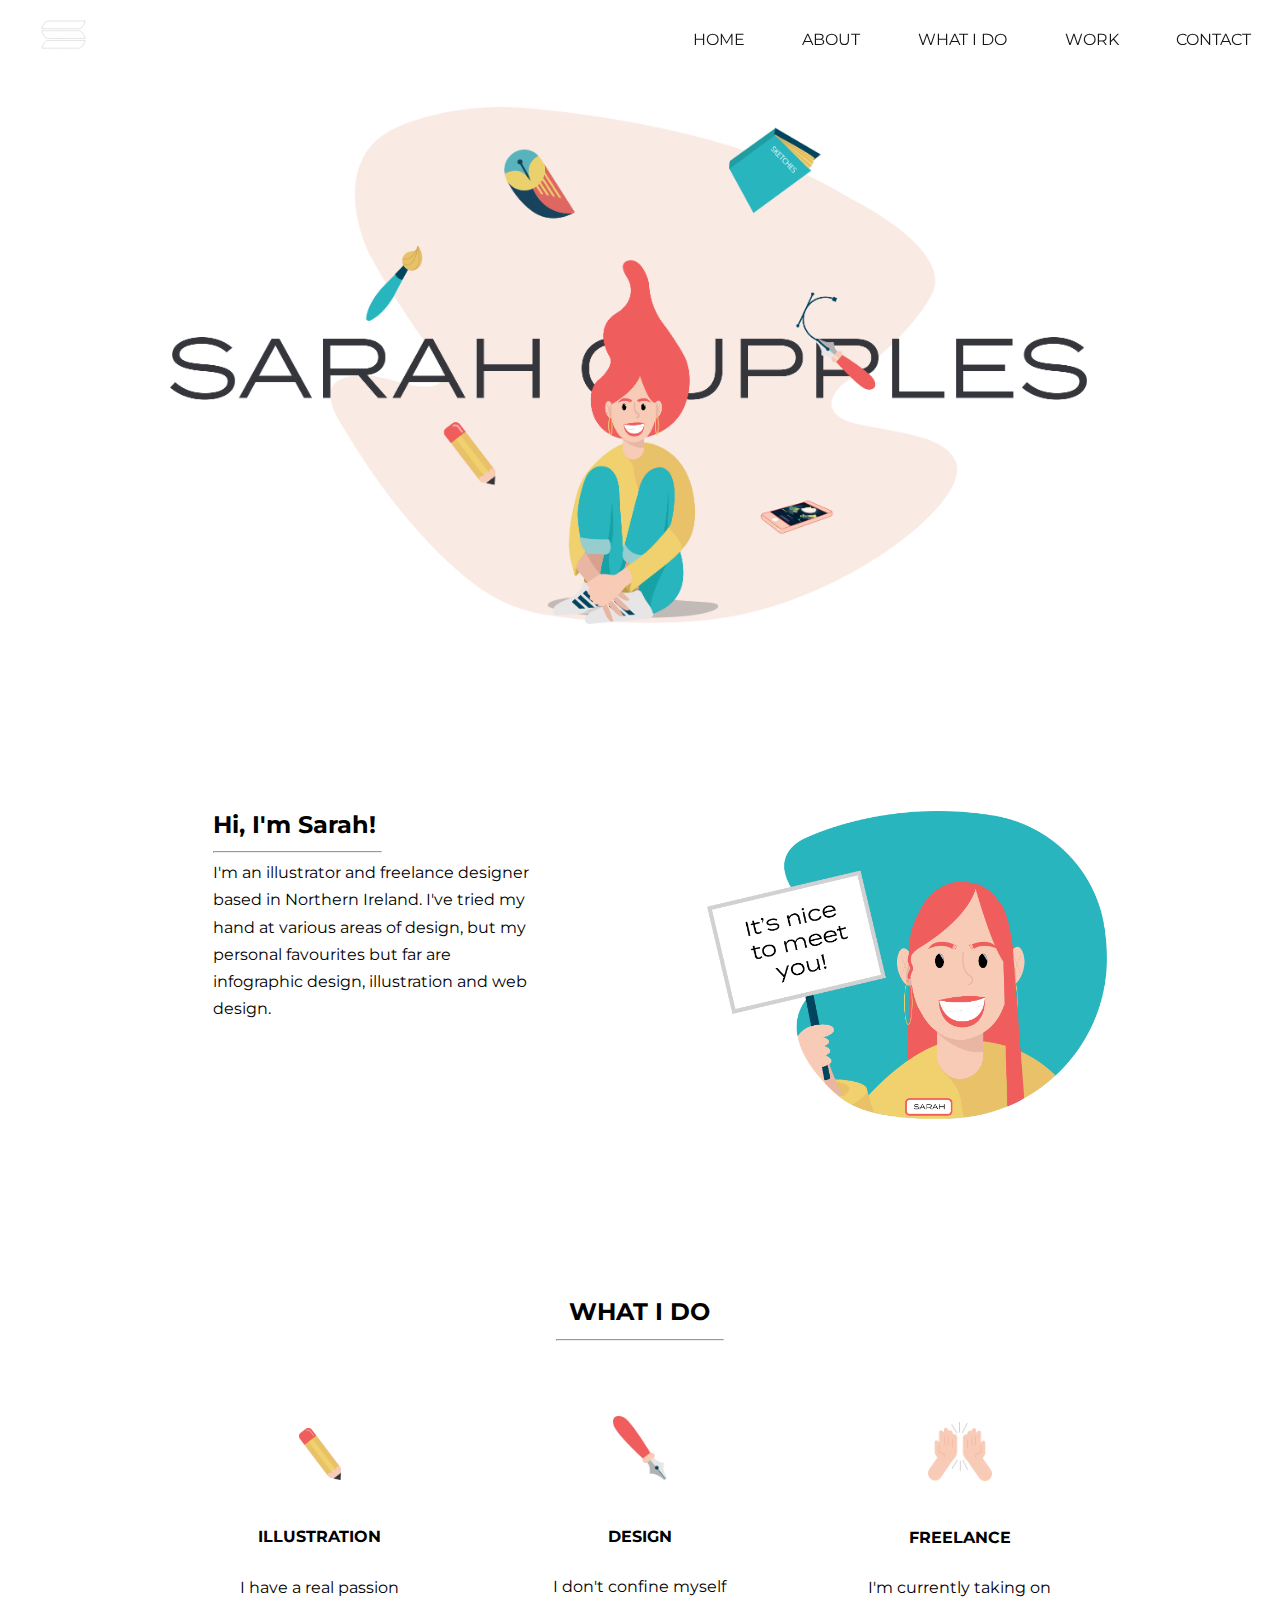
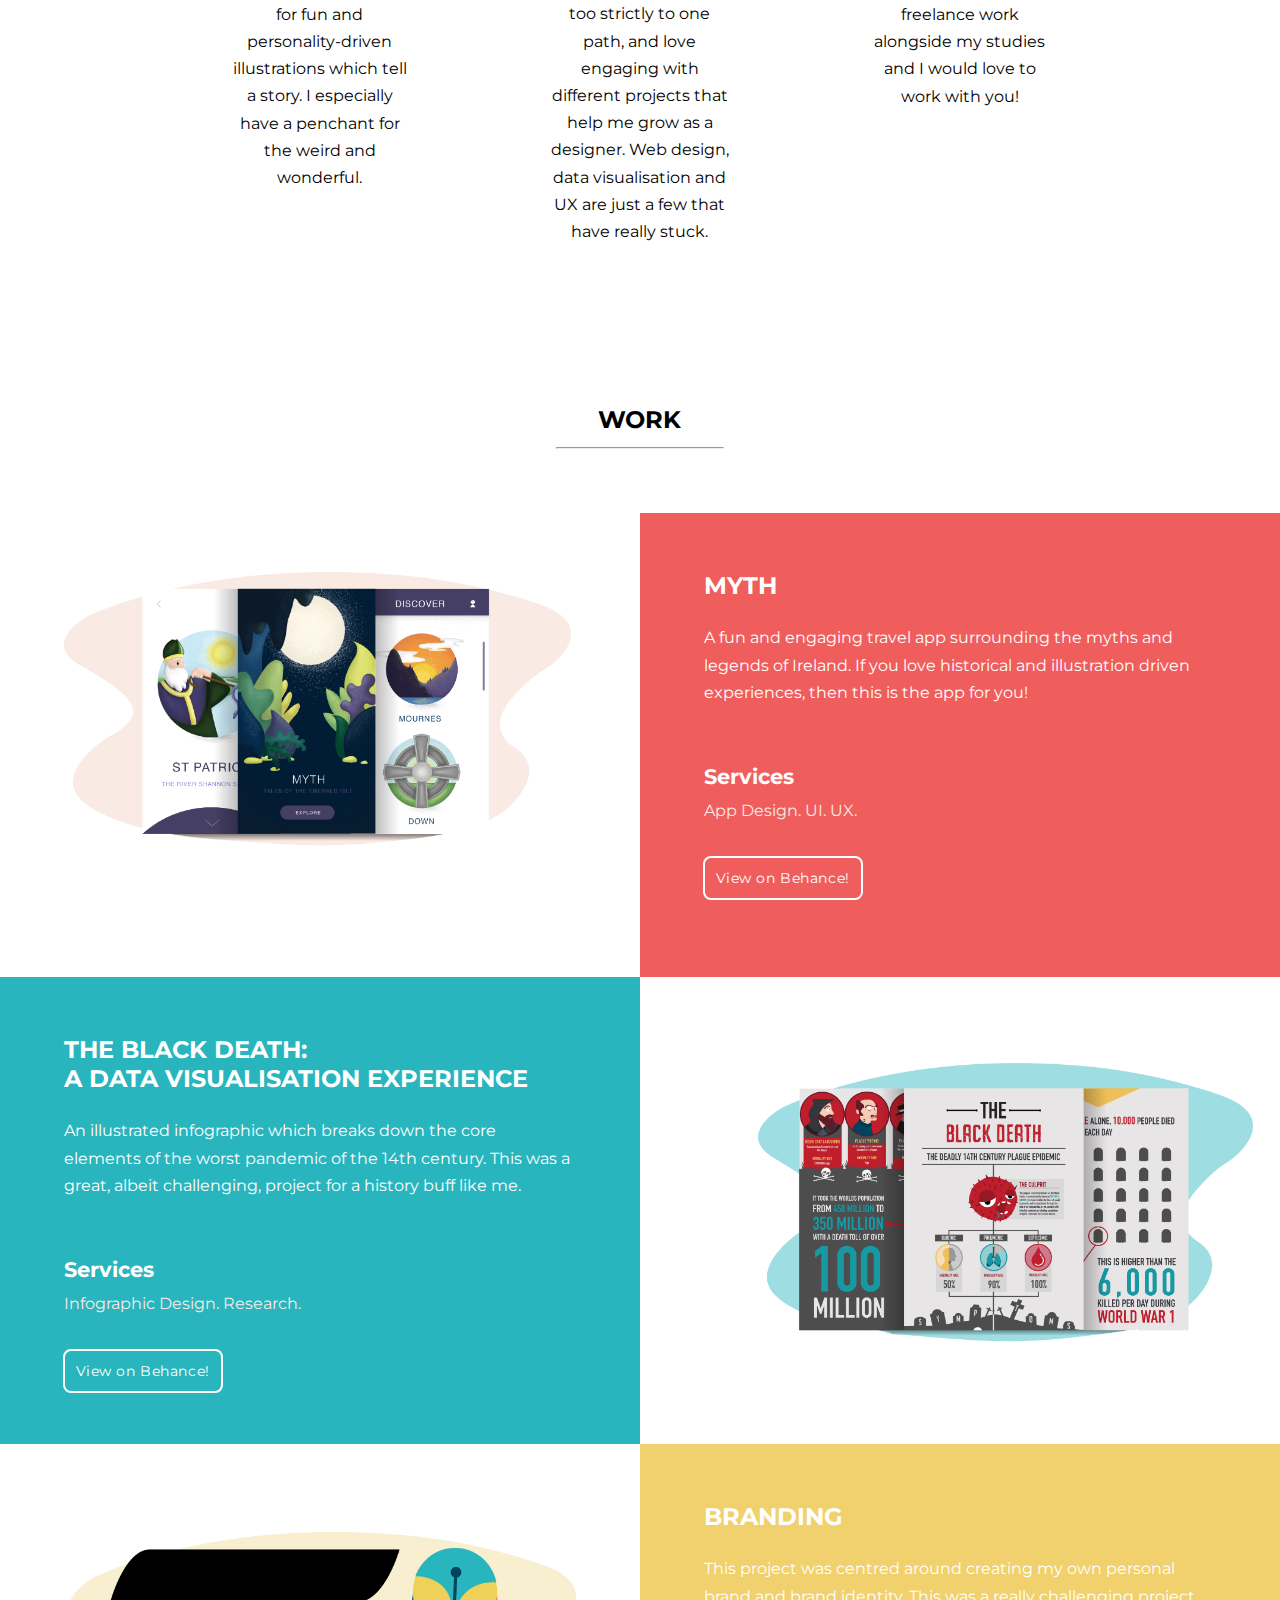
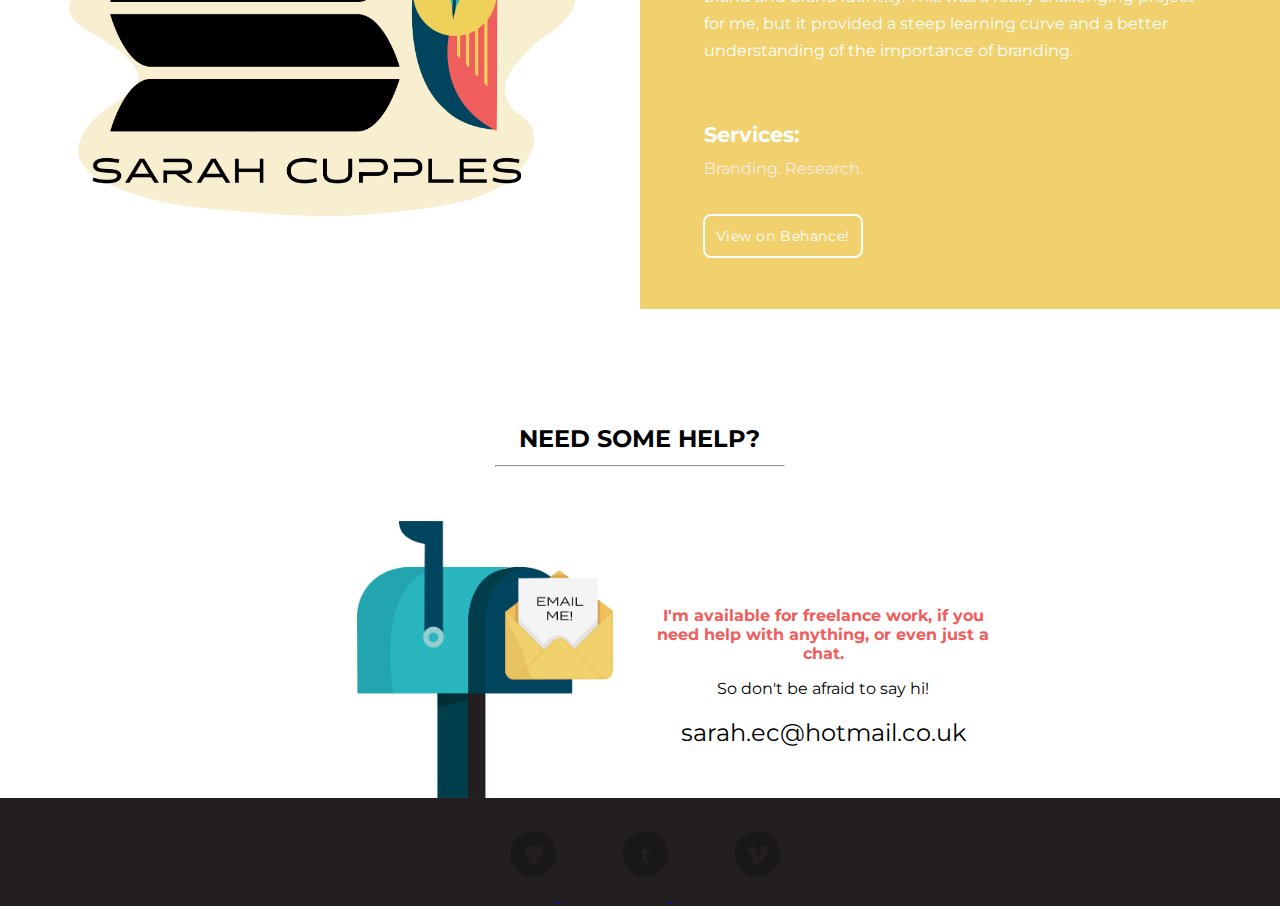
<file: index.html>
<DOCTYPE html>

    <html>
        
        <head>
            
            <meta charset="utf-8">
            
            <meta name="viewport" content="width=device-width, initial-scale=1">
            
            <!--LINKING CSS FILE-->    
            
            <link href="css/grid.css" type="text/css" rel="stylesheet"/>
            
            
            <title>Sarah Cupples</title>
            
            
            <script src="https://code.jquery.com/jquery-3.2.1.js"></script>
    <script type="text/javascript">
    
    $(window).on('scroll', function() {
        if($(window).scrollTop()) {
            $('nav').addClass('black');
        }
        else{
            $('nav').removeClass('black');
        }
    })
    
    </script>
            
            
            <link href="https://fonts.googleapis.com/css?family=Montserrat" rel="stylesheet">
    
    
        </head>
        
        
        <body>
            
            
            
            <div class="grid">
                
                <div class="monogram">
                
                     <!--<img src="images/monofin1.png" alt="My Monogram" title="Monogram" class="mono"/>  -->
                
                </div>
                
                
                
                <div class="navbar">
                  
                <nav>  
                    <!--<img src="images/monobig.svg" alt="My Monogram" title="Monogram" class="mono"/>-->
                  <a href="#home">  <svg version="1.1" id="Layer_1" xmlns="http://www.w3.org/2000/svg" xmlns:xlink="http://www.w3.org/1999/xlink" x="0px" y="0px"
	 viewBox="0 0 1366 768" style="enable-background:new 0 0 1366 768;" xml:space="preserve" class="svg">
<style type="text/css">
	.st0{stroke:#000000;stroke-width:2;stroke-miterlimit:10;}
</style>
<path class="st0" d="M663.9,260.3H290c0,0,37.3-137.7,104.5-137.7h268.7"/>
<path class="st0" d="M662.1,122.6H1061c0,0-39.8,137.7-111.5,137.7H662.8"/>
<path class="st0" d="M674.3,607H290c0,0,38.4-137.7,107.4-137.7h276.3"/>
<path class="st0" d="M662.1,469.3H1061c0,0-39.8,137.7-111.5,137.7H662.8"/>
<path class="st0" d="M674.3,296H290c0,0,38.4,137.7,107.4,137.7h276.3"/>
<path class="st0" d="M662.1,433.7H1061c0,0-39.8-137.7-111.5-137.7H662.8"/>
                      </svg> </a>

         <ul> 
             <li><a href="#home" class="navhover">Home</a></li>
             <li><a href="#about" class="navhover">About</a></li>
             <li><a href="#whatido" class="navhover">What I Do</a></li>
             <li><a href="#work" class="navhover">Work</a></li>
             <li><a href="#contact" class="navhover">Contact</a></li>
         </ul>
             
        </nav>
                
                </div>
                
                
                
                <div class="landingpic" id="home">
                
                     <img src="images/landingpic2.png" alt="Landing Illustration" title="Illustration" class="landingpic"/>
                
                </div>
                
                
                
                
                
                <div class="aboutme" id="about">
                
                
         
                <h2 class="aboutpink">Hi, I'm Sarah!</h2>
                    
                    <hr class="break">
         
                <p class="abouttext">I'm an illustrator and freelance designer based in Northern Ireland. I've tried my hand at various areas of design, but my personal favourites but far are infographic design, illustration and web design. </p>
                
                
                </div>
                
                
                
                <div class="aboutpic">
                
                 <img src="images/aboutme.png" alt="About Me Illustration" title="Illustration" class="aboutill"/>
                
                </div>
            
                
                
                
                
                
                
                
                <!--<div class="whattitle">
                    
                    <h3>what i do</h3>
                
                
                </div>-->
                
                
                <div class="whattitle" id="whatido"> 
                    
                    <h2 class="whatido">WHAT I DO</h2>
                    
                    <hr class="break2">
                
                </div>
                
                
                <div class="whatill">
                    
                    <img src="images/whatdoicons.png" alt="About Me Illustration" title="Illustration" class="willustration"/>
                    
                    
                    <h3 class="whattext">ILLUSTRATION</h3>
                
                    
                    <p class="whatinfo"> I have a real passion for fun and personality-driven illustrations which tell a story. I especially have a penchant for the weird and wonderful.</p>
                    
                </div>
                
                
                
                
                
                <div class="desill">
                    
                     <img src="images/pen.png" alt="About Me Illustration" title="Illustration" class="design"/>
                    
                    <h3 class="whattext">DESIGN</h3>
                
                
                    
                    <p class="whatinfo"> I don't confine myself too strictly to one path, and love engaging with different projects that help me grow as a designer. Web design, data visualisation and UX are just a few that have really stuck.</p>
                    
                </div>
                
                
                
                
                
                
                <div class="freeill">
                    
                    <img src="images/freelance.png" alt="About Me Illustration" title="Illustration" class="freelance"/>
                    
                    <h3 class="whattext">FREELANCE</h3>
                
                    
                    <p class="whatinfo"> I'm currently taking on freelance work alongside my studies and I would love to work with you!</p>
                    
                </div>
                
                
                
                
                
                
                <div class="worktitle" id="work">
                
                <h2 class="worktitle2">WORK</h2>
                    
                    <hr class="break3">
                  
                
                </div>
                
                
                
               
                
                
                <div class="travelwork">
                
                <img src="images/travelapp3.png" alt="About Me Illustration" title="Illustration" class="travelapp"/>
                
                </div>
                
                
                
                <div class="travelinfo">
                
                <h2 class="myth1">MYTH</h2>
         
         <p class="myth2"> A fun and engaging travel app surrounding the myths and legends of Ireland. If you love historical and illustration driven experiences, then this is the app for you!</p>
         
         <h3 class="myth1">Services</h3>
         
         <p class="myth4"> App Design. UI. UX.</p>
         
                     <a href="https://www.behance.net/gallery/65020295/Travel-App-MYTH"><button class="btn1">View on Behance!</button></a>
                
                </div>
                
                
                
                
                
                
                
                <div class="infogr">
                
                <img src="images/webwork2.png" alt="About Me Illustration" title="Illustration" class="travelapp2"/>
                
                </div>
                
                
                
                <div class="infogtext">
                
                <h2 class="myth1" id="black">THE BLACK DEATH: <br>A DATA VISUALISATION EXPERIENCE</h2>
         
         <p class="myth2"> An illustrated infographic which breaks down the core elements of the worst pandemic of the 14th century. This was a great, albeit challenging, project for a history buff like me.</p>
         
         <h3 class="myth1">Services</h3>
         
         <p class="myth4"> Infographic Design. Research.</p>
         
                    <a href="https://www.behance.net/gallery/65020043/The-Black-Plague-Infographic?"><button class="btn2">View on Behance!</button></a>
                
                </div>
                
                
                
                
                
                
                <div class="branding">
                
                <img src="images/branding1.png" alt="About Me Illustration" title="Illustration" class="travelapp3"/>
                
                </div>
                
                
                
                <div class="brandtext">
                
                <h2 class="myth1">BRANDING</h2>
         
         <p class="myth2"> This project was centred around creating my own personal brand and brand identity. This was a really challenging project for me, but it provided a steep learning curve and a better understanding of the importance of branding.  </p>
         
         <h3 class="myth1">Services:</h3>
         
         <p class="myth4"> Branding. Research.</p>
         
                    <a href="https://www.behance.net/gallery/65019803/Branding-Identity?"><button class="btn3">View on Behance!</button></a>
                
                </div>
                
                
                
                
                
                
                


    
       <div class="need" id="contact">
           <h2 class="help">NEED SOME HELP?</h2>
           <hr class="helpbr">
        </div>
                
                
         <!--CONTACT-->
    
     <div class="contact">
         
         
         <h3 class="chat">I'm available for freelance work, if you need help with anything, or even just a chat.</h3>
         
         <p class="afraid">So don't be afraid to say hi!</p>
         
         <p class="email">sarah.ec@hotmail.co.uk</p>
   
    </div>        
                
                
        <!---LETTERBOX--->
                
     <div class="letter">
        
         <a href="mailto:sarah.ec@hotmail.co.uk"> <img src="images/letter1.png" alt="About Me Illustration" title="Click to send me an email!" class="letterill"/> </a>
   
     </div> 
                
                
                
                
                
    
                
    <!--FOOTER-->
    
     <div class="footer">
         
          <!--<p class="find">Find me on your favourite platform!</p>-->
         
         
         
          <div class="socialbuttons">
           
         
           
               <a href="https://github.com/sarahcupples">
                   <svg id="Layer_1" data-name="Layer 1" xmlns="http://www.w3.org/2000/svg" viewBox="0 0 32.41 32.41" class="tumblr">
  <title>Github</title>
  <path d="M17.94,1.7a16.2,16.2,0,1,0,16.2,16.2A16.2,16.2,0,0,0,17.94,1.7Zm2.17,19.23a2.27,2.27,0,0,1,.65,1.75c0,1.27,0,2.28,0,2.6a15.06,15.06,0,0,1-4.69,0c0-.23,0-.82,0-1.61-2.63.57-3.18-1.27-3.18-1.27a2.5,2.5,0,0,0-1-1.38c-.86-.59.06-.58.06-.58a2,2,0,0,1,1.45,1,2,2,0,0,0,2.75.78,2,2,0,0,1,.6-1.26c-2.1-.24-4.3-1.05-4.3-4.67a3.61,3.61,0,0,1,1-2.53,3.4,3.4,0,0,1,.09-2.5s.79-.26,2.6,1a8.84,8.84,0,0,1,2.36-.31,9.28,9.28,0,0,1,2.37.31c1.8-1.22,2.59-1,2.59-1a3.37,3.37,0,0,1,.1,2.5,3.66,3.66,0,0,1,1,2.53c0,3.63-2.21,4.43-4.31,4.66Z" transform="translate(-1.74 -1.7)"/>
</svg>
              </a>

                
           
                <a href="https://sarahcupples.tumblr.com/">
                    <svg id="Layer_1" data-name="Layer 1" xmlns="http://www.w3.org/2000/svg" viewBox="0 0 32.41 32.41" class="tumblr">
  <title>Tumblr</title>
  <path d="M17.9,1.7A16.2,16.2,0,1,0,34.1,17.9,16.2,16.2,0,0,0,17.9,1.7Zm3.73,15.9H18.79v2.6a5,5,0,0,0,.06,1.23,1.06,1.06,0,0,0,.43.49,1.65,1.65,0,0,0,.86.23,2.34,2.34,0,0,0,1.49-.45v1.71a7,7,0,0,1-1.31.45,5.61,5.61,0,0,1-1.27.14,3.43,3.43,0,0,1-1.22-.2,2.91,2.91,0,0,1-1-.56,1.93,1.93,0,0,1-.59-.78,3.33,3.33,0,0,1-.16-1.19v-4H14.53V15.68a4,4,0,0,0,1.26-.63,2.94,2.94,0,0,0,.76-1A4.32,4.32,0,0,0,17,12.63h1.83v2.84h2.84V17.6Z" transform="translate(-1.7 -1.7)"/>
</svg>
              </a>

           
                <a href="https://vimeo.com/user62829484">
                    <svg id="Layer_1" data-name="Layer 1" xmlns="http://www.w3.org/2000/svg" viewBox="0 0 32.41 32.41" class="tumblr">
  <title>Vimeo</title>
  <path d="M17.9,1.7A16.2,16.2,0,1,0,34.11,17.9,16.2,16.2,0,0,0,17.9,1.7Zm7.52,13.16c-.87,4.92-5.75,9.09-7.22,10s-2.81-.38-3.29-1.39-2.22-7.38-2.66-7.9-1.75.52-1.75.52l-.63-.83s2.66-3.17,4.69-3.57S16.7,15,17.21,17.08s.84,3.14,1.27,3.14,1.27-1.11,2.19-2.82-.05-3.21-1.83-2.14C19.55,11,26.29,9.94,25.42,14.86Z" transform="translate(-1.7 -1.7)"/>
</svg>
              </a>

                
            
        </div>
   
    </div> 
                
                
                
                
                
                
                
                
                
                
            </div>
            
            
            
            
        </body>
        
        
        
    </html>
</file>
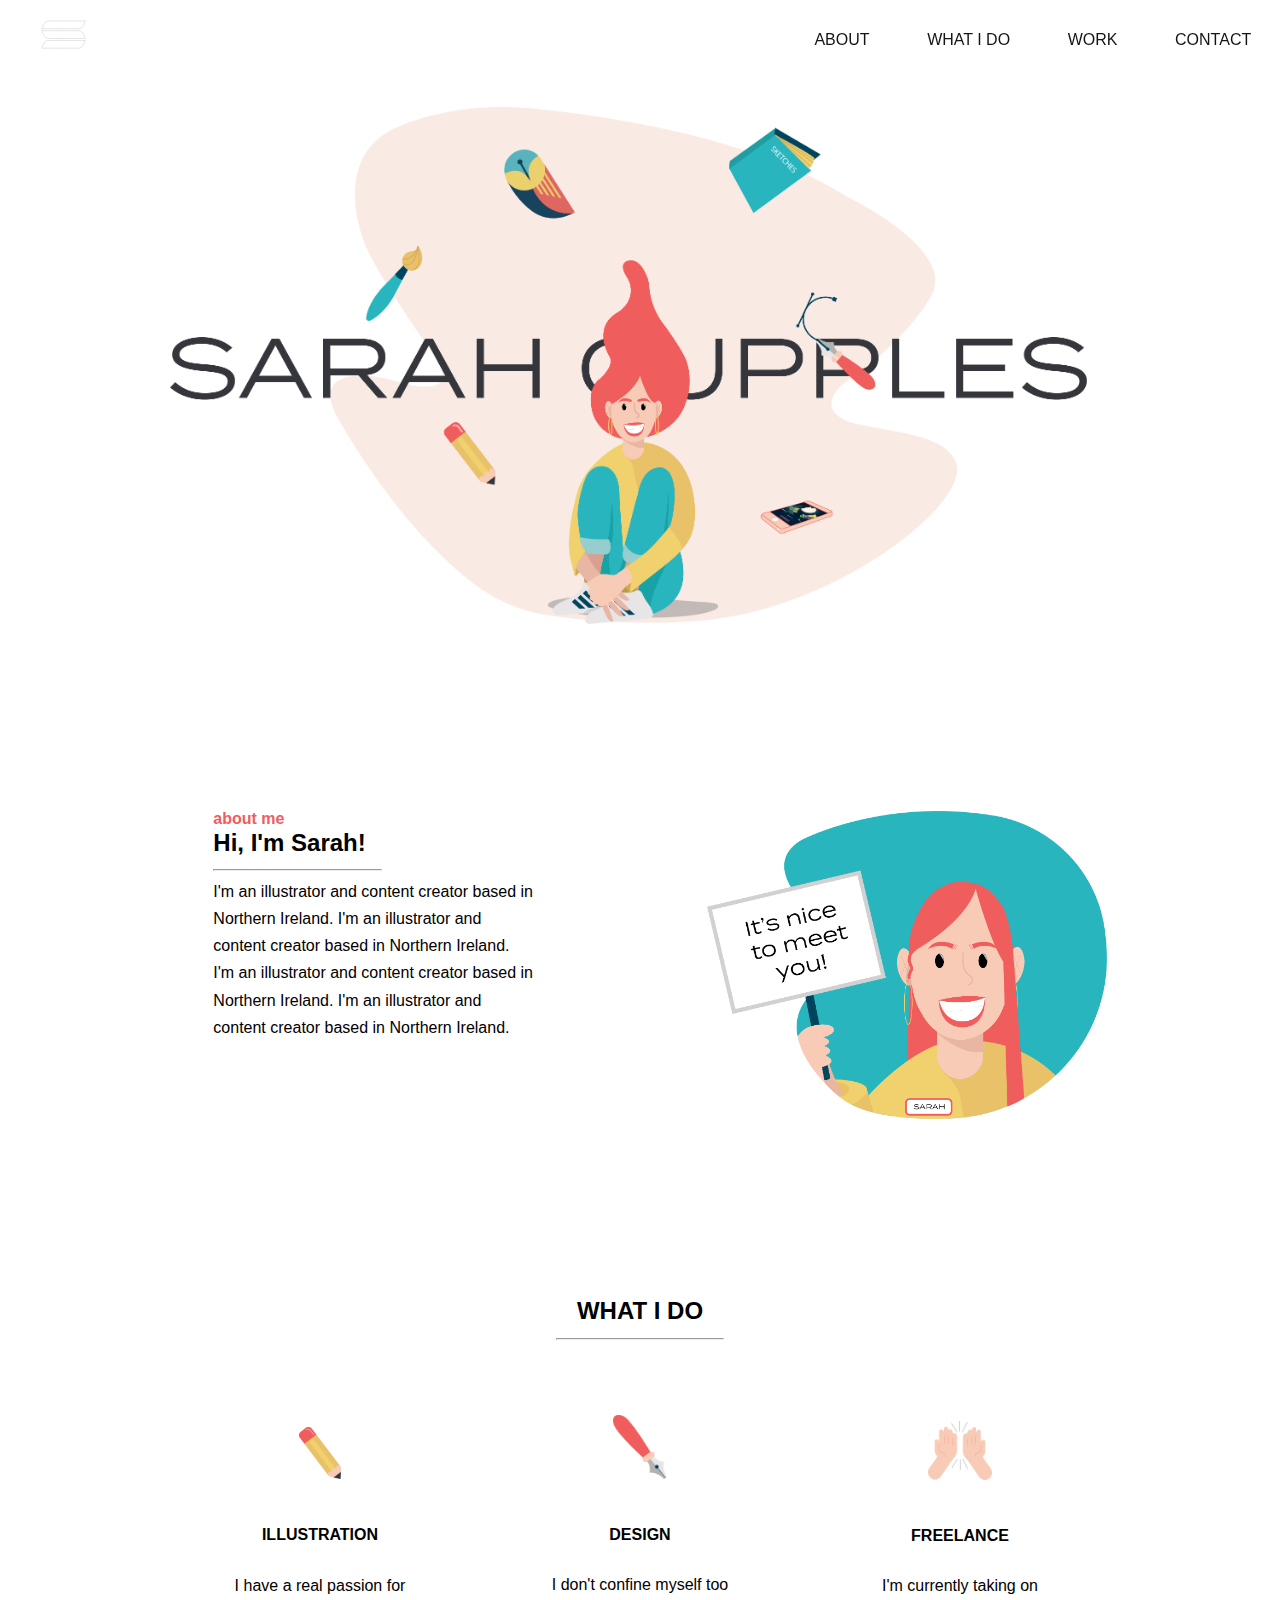
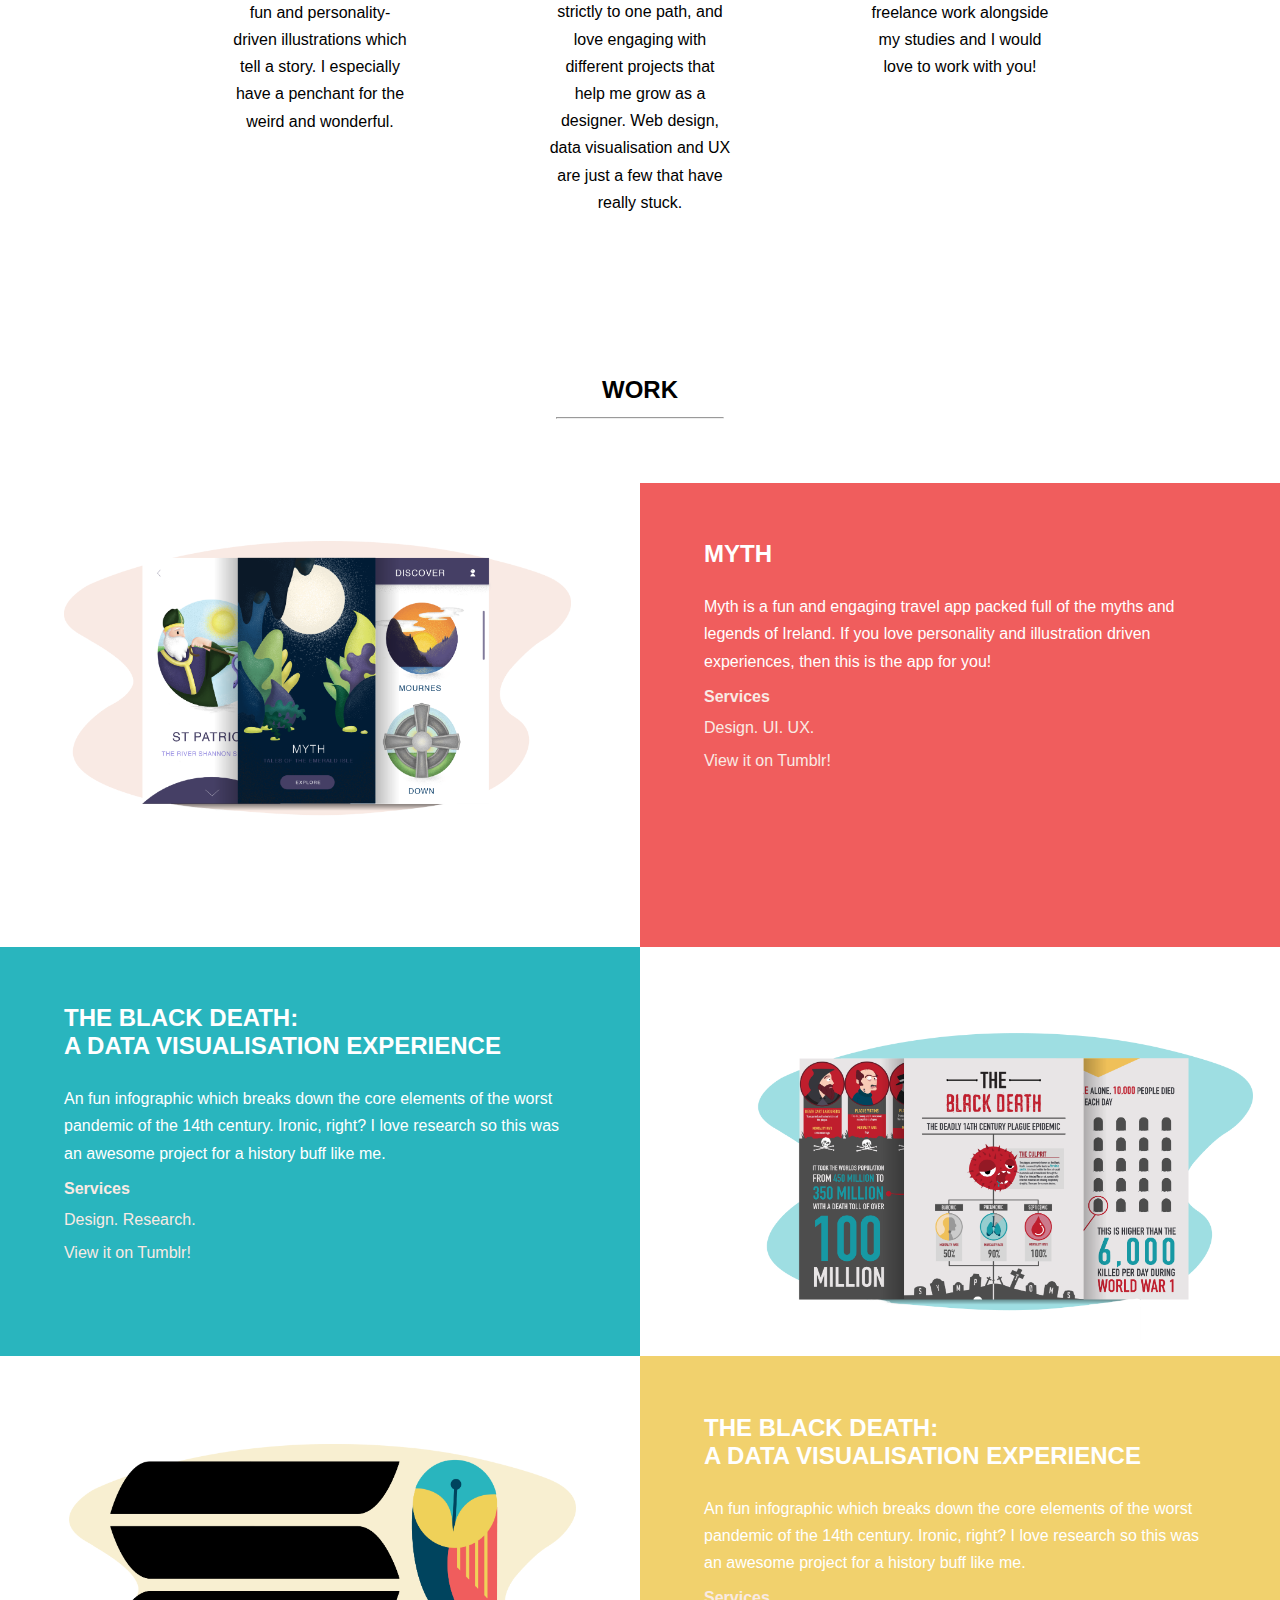
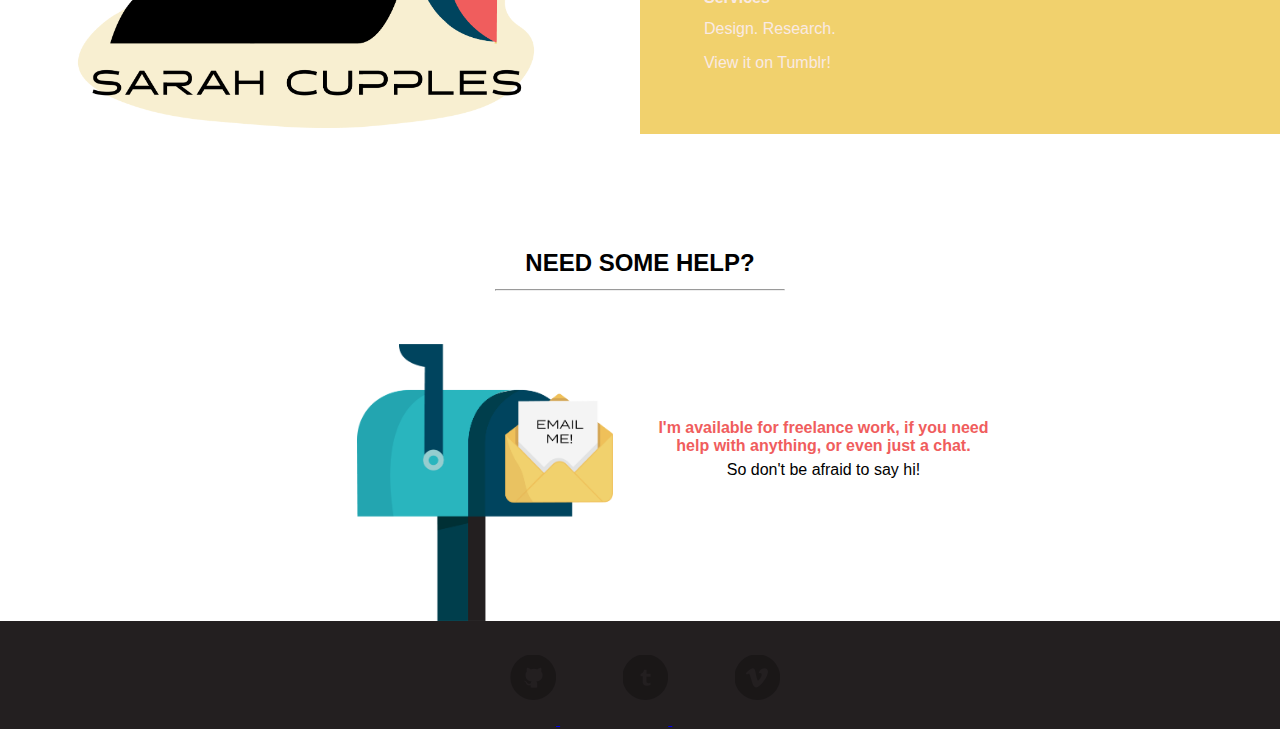
<file: grid.html>
<DOCTYPE html>

    <html>
        
        <head>
            
            <meta charset="utf-8">
            
            <meta name="viewport" content="width=device-width, initial-scale=1">
            
            <!--LINKING CSS FILE-->    
            
            <link href="css/grid.css" type="text/css" rel="stylesheet"/>
            
            <title>Sarah Cupples</title>
            
            
            <script src="https://code.jquery.com/jquery-3.2.1.js"></script>
    <script type="text/javascript">
    
    $(window).on('scroll', function() {
        if($(window).scrollTop()) {
            $('nav').addClass('black');
        }
        else{
            $('nav').removeClass('black');
        }
    })
    
    </script>
            
            
    
    
        </head>
        
        
        <body>
            
            
            
            <div class="grid">
                
                <div class="monogram">
                
                     <!--<img src="images/monofin1.png" alt="My Monogram" title="Monogram" class="mono"/>  -->
                
                </div>
                
                
                
                <div class="navbar">
                  
                <nav>  
                    <!--<img src="images/monobig.svg" alt="My Monogram" title="Monogram" class="mono"/>-->
                  <a href="#home">  <svg version="1.1" id="Layer_1" xmlns="http://www.w3.org/2000/svg" xmlns:xlink="http://www.w3.org/1999/xlink" x="0px" y="0px"
	 viewBox="0 0 1366 768" style="enable-background:new 0 0 1366 768;" xml:space="preserve" class="svg">
<style type="text/css">
	.st0{stroke:#000000;stroke-width:2;stroke-miterlimit:10;}
</style>
<path class="st0" d="M663.9,260.3H290c0,0,37.3-137.7,104.5-137.7h268.7"/>
<path class="st0" d="M662.1,122.6H1061c0,0-39.8,137.7-111.5,137.7H662.8"/>
<path class="st0" d="M674.3,607H290c0,0,38.4-137.7,107.4-137.7h276.3"/>
<path class="st0" d="M662.1,469.3H1061c0,0-39.8,137.7-111.5,137.7H662.8"/>
<path class="st0" d="M674.3,296H290c0,0,38.4,137.7,107.4,137.7h276.3"/>
<path class="st0" d="M662.1,433.7H1061c0,0-39.8-137.7-111.5-137.7H662.8"/>
                      </svg> </a>

         <ul> 
             <li><a href="#about" class="navhover">About</a></li>
             <li><a href="#whatido" class="navhover">What I Do</a></li>
             <li><a href="#work" class="navhover">Work</a></li>
             <li><a href="#contact" class="navhover">Contact</a></li>
         </ul>
             
        </nav>
                
                </div>
                
                
                
                <div class="landingpic" id="home">
                
                     <img src="images/landingpic2.png" alt="Landing Illustration" title="Illustration" class="landingpic"/>
                
                </div>
                
                
                
                
                
                <div class="aboutme" id="about">
                
                
                <h3 class="aboutpink">about me</h3>
         
                <h2 class="aboutpink">Hi, I'm Sarah!</h2>
                    
                    <hr class="break">
         
                <p class="abouttext">I'm an illustrator and content creator based in Northern Ireland. I'm an illustrator and content creator based in Northern Ireland. I'm an illustrator and content creator based in Northern Ireland. I'm an illustrator and content creator based in Northern Ireland.</p>
                
                
                </div>
                
                
                
                <div class="aboutpic">
                
                 <img src="images/aboutme.png" alt="About Me Illustration" title="Illustration" class="aboutill"/>
                
                </div>
            
                
                
                
                
                
                
                
                <!--<div class="whattitle">
                    
                    <h3>what i do</h3>
                
                
                </div>-->
                
                
                <div class="whattitle" id="whatido"> 
                    
                    <h2 class="whatido">WHAT I DO</h2>
                    
                    <hr class="break2">
                
                </div>
                
                
                <div class="whatill">
                    
                    <img src="images/whatdoicons.png" alt="About Me Illustration" title="Illustration" class="willustration"/>
                    
                    
                    <h3 class="whattext">ILLUSTRATION</h3>
                
                    
                    <p class="whatinfo"> I have a real passion for fun and personality-driven illustrations which tell a story. I especially have a penchant for the weird and wonderful.</p>
                    
                </div>
                
                
                
                
                
                <div class="desill">
                    
                     <img src="images/pen.png" alt="About Me Illustration" title="Illustration" class="design"/>
                    
                    <h3 class="whattext">DESIGN</h3>
                
                
                    
                    <p class="whatinfo"> I don't confine myself too strictly to one path, and love engaging with different projects that help me grow as a designer. Web design, data visualisation and UX are just a few that have really stuck.</p>
                    
                </div>
                
                
                
                
                
                
                <div class="freeill">
                    
                    <img src="images/freelance.png" alt="About Me Illustration" title="Illustration" class="freelance"/>
                    
                    <h3 class="whattext">FREELANCE</h3>
                
                    
                    <p class="whatinfo"> I'm currently taking on freelance work alongside my studies and I would love to work with you!</p>
                    
                </div>
                
                
                
                
                
                
                <div class="worktitle" id="work">
                
                <h2 class="worktitle2">WORK</h2>
                    
                    <hr class="break3">
                  
                
                </div>
                
                
                
               
                
                
                <div class="travelwork">
                
                <img src="images/travelapp3.png" alt="About Me Illustration" title="Illustration" class="travelapp"/>
                
                </div>
                
                
                
                <div class="travelinfo">
                
                <h2 class="myth1">MYTH</h2>
         
         <p class="myth2"> Myth is a fun and engaging travel app packed full of the myths and legends of Ireland. If you love personality and illustration driven experiences, then this is the app for you!</p>
         
         <h3 class="myth3">Services</h3>
         
         <p class="myth4"> Design. UI. UX.</p>
         
         <p class="myth5">View it on Tumblr!</p>
                
                </div>
                
                
                
                
                
                
                
                <div class="infogr">
                
                <img src="images/webwork2.png" alt="About Me Illustration" title="Illustration" class="travelapp2"/>
                
                </div>
                
                
                
                <div class="infogtext">
                
                <h2 class="myth1" id="black">THE BLACK DEATH: <br>A DATA VISUALISATION EXPERIENCE</h2>
         
         <p class="myth2"> An fun infographic which breaks down the core elements of the worst pandemic of the 14th century. Ironic, right? I love research so this was an awesome project for a history buff like me.</p>
         
         <h3 class="myth3">Services</h3>
         
         <p class="myth4"> Design. Research.</p>
         
         <p class="mythdata">View it on Tumblr!</p>
                
                </div>
                
                
                
                
                
                
                <div class="branding">
                
                <img src="images/branding1.png" alt="About Me Illustration" title="Illustration" class="travelapp3"/>
                
                </div>
                
                
                
                <div class="brandtext">
                
                <h2 class="myth1">THE BLACK DEATH: <br>A DATA VISUALISATION EXPERIENCE</h2>
         
         <p class="myth2"> An fun infographic which breaks down the core elements of the worst pandemic of the 14th century. Ironic, right? I love research so this was an awesome project for a history buff like me.</p>
         
         <h3 class="myth3">Services</h3>
         
         <p class="myth4"> Design. Research.</p>
         
         <p class="mythbrand">View it on Tumblr!</p>
                
                </div>
                
                
                
                
                
                
                


    
       <div class="need" id="contact">
           <h2 class="help">NEED SOME HELP?</h2>
           <hr class="helpbr">
        </div>
                
                
         <!--CONTACT-->
    
     <div class="contact">
         
         
         <h3>I'm available for freelance work, if you need help with anything, or even just a chat.</h3>
         
         <p>So don't be afraid to say hi!</p>
   
    </div>        
                
                
        <!---LETTERBOX--->
                
     <div class="letter">
        
         <a href="mailto:sarah.ec@hotmail.co.uk"> <img src="images/letter1.png" alt="About Me Illustration" title="Click to send me an email!" class="letterill"/> </a>
   
     </div> 
                
                
                
                
                
    
                
    <!--FOOTER-->
    
     <div class="footer">
         
          <!--<p class="find">Find me on your favourite platform!</p>-->
         
         
         
          <div class="socialbuttons">
           
         
           
               <a href="https://github.com/sarahcupples">
                   <svg id="Layer_1" data-name="Layer 1" xmlns="http://www.w3.org/2000/svg" viewBox="0 0 32.41 32.41" class="tumblr">
  <title>Github</title>
  <path d="M17.94,1.7a16.2,16.2,0,1,0,16.2,16.2A16.2,16.2,0,0,0,17.94,1.7Zm2.17,19.23a2.27,2.27,0,0,1,.65,1.75c0,1.27,0,2.28,0,2.6a15.06,15.06,0,0,1-4.69,0c0-.23,0-.82,0-1.61-2.63.57-3.18-1.27-3.18-1.27a2.5,2.5,0,0,0-1-1.38c-.86-.59.06-.58.06-.58a2,2,0,0,1,1.45,1,2,2,0,0,0,2.75.78,2,2,0,0,1,.6-1.26c-2.1-.24-4.3-1.05-4.3-4.67a3.61,3.61,0,0,1,1-2.53,3.4,3.4,0,0,1,.09-2.5s.79-.26,2.6,1a8.84,8.84,0,0,1,2.36-.31,9.28,9.28,0,0,1,2.37.31c1.8-1.22,2.59-1,2.59-1a3.37,3.37,0,0,1,.1,2.5,3.66,3.66,0,0,1,1,2.53c0,3.63-2.21,4.43-4.31,4.66Z" transform="translate(-1.74 -1.7)"/>
</svg>
              </a>

                
           
                <a href="https://sarahcupples.tumblr.com/">
                    <svg id="Layer_1" data-name="Layer 1" xmlns="http://www.w3.org/2000/svg" viewBox="0 0 32.41 32.41" class="tumblr">
  <title>Tumblr</title>
  <path d="M17.9,1.7A16.2,16.2,0,1,0,34.1,17.9,16.2,16.2,0,0,0,17.9,1.7Zm3.73,15.9H18.79v2.6a5,5,0,0,0,.06,1.23,1.06,1.06,0,0,0,.43.49,1.65,1.65,0,0,0,.86.23,2.34,2.34,0,0,0,1.49-.45v1.71a7,7,0,0,1-1.31.45,5.61,5.61,0,0,1-1.27.14,3.43,3.43,0,0,1-1.22-.2,2.91,2.91,0,0,1-1-.56,1.93,1.93,0,0,1-.59-.78,3.33,3.33,0,0,1-.16-1.19v-4H14.53V15.68a4,4,0,0,0,1.26-.63,2.94,2.94,0,0,0,.76-1A4.32,4.32,0,0,0,17,12.63h1.83v2.84h2.84V17.6Z" transform="translate(-1.7 -1.7)"/>
</svg>
              </a>

           
                <a href="https://vimeo.com/user62829484">
                    <svg id="Layer_1" data-name="Layer 1" xmlns="http://www.w3.org/2000/svg" viewBox="0 0 32.41 32.41" class="tumblr">
  <title>Vimeo</title>
  <path d="M17.9,1.7A16.2,16.2,0,1,0,34.11,17.9,16.2,16.2,0,0,0,17.9,1.7Zm7.52,13.16c-.87,4.92-5.75,9.09-7.22,10s-2.81-.38-3.29-1.39-2.22-7.38-2.66-7.9-1.75.52-1.75.52l-.63-.83s2.66-3.17,4.69-3.57S16.7,15,17.21,17.08s.84,3.14,1.27,3.14,1.27-1.11,2.19-2.82-.05-3.21-1.83-2.14C19.55,11,26.29,9.94,25.42,14.86Z" transform="translate(-1.7 -1.7)"/>
</svg>
              </a>

                
            
        </div>
   
    </div> 
                
                
                
                
                
                
                
                
                
                
            </div>
            
            
            
            
        </body>
        
        
        
    </html>
</file>
<file: css/grid.css>
* {
    margin:0;
    padding:0;
}

.grid {
    display: grid;
    grid-template-columns: 1fr 1fr 1fr 1fr 1fr 1fr 1fr 1fr 1fr 1fr 1fr 1fr;
    grid-template-areas:
        ". monogram monogram monogram navbar navbar navbar navbar navbar navbar navbar navbar"
        
        "landingpic landingpic landingpic landingpic landingpic landingpic landingpic landingpic landingpic landingpic landingpic landingpic"
        
        ". . aboutme aboutme aboutme . aboutpic aboutpic aboutpic aboutpic aboutpic ."
        
        "whattitle whattitle whattitle whattitle whattitle whattitle whattitle whattitle whattitle whattitle whattitle whattitle"
        
        ". . whatill whatill . desill desill . freeill freeill . ."
        
        "worktitle worktitle worktitle worktitle worktitle worktitle worktitle worktitle worktitle worktitle worktitle worktitle"
        
        "travelwork travelwork travelwork travelwork travelwork . travelinfo travelinfo travelinfo travelinfo travelinfo  travelinfo"
        
        "infogtext infogtext infogtext infogtext infogtext infogtext . infogr infogr infogr infogr  infogr"
        
        "branding branding branding branding branding . brandtext brandtext brandtext brandtext  brandtext brandtext"
        
        "need need need need need need need need need need need need"
        
        ". letter letter letter letter letter contact contact contact contact . ."
        
        "footer footer footer footer footer footer footer footer footer footer footer footer";
}

.monogram {
    grid-area: monogram;    
}

.mono {
   width:7%;
   padding-top:1.1%;
   padding-left: 5%;
}


#Layer_1:hover {
    fill:white;
    stroke: white;
    opacity: 1;
}

.svg {
    width:6%;
    padding-top:1.1%;
    padding-left: 2%;
    opacity: 0.8;
    -webkit-transition: opacity .7s ease-in-out;
    transition: opacity .4s ease-in-out;
}



.navbar {
    grid-area: navbar;

}

nav {
    position: fixed;
    top:0;
    left:0;
    width: 100%;
    height: 6em;
    box-sizing:border-box;
    transition: .3s;
}

nav.black {
    background: rgba(0,0,0,0.8);
    height: 5em;
    /*padding: 1px 6em;*/
}

nav ul {
    font-family: 'Termina', 'Montserrat', sans-serif;
    list-style:none;
    float: right;
    margin:0;
    padding: 0;
    display: flex;
}

nav ul li {
    list-style: none;
}

nav ul li a {
    line-height: 5em;
    color: #151515;
    padding: 1em 1.8em;
    text-decoration: none;
    text-transform: uppercase;
    transition: .3s;
}

nav.black ul li a {
    color: #fff;
}

nav ul li a: focus {
    outline: none;
}


li {
    display: inline;
    
}
 
ul {
    list-style-type: none;
    margin: 0;
    padding: 0;
}

.navhover:hover {
    color:#F05D5D;
}






.landingpic {
    grid-area: landingpic;
}

.landingpic {
    width:85%;
    padding-top: 4.5%;
    padding-left: 7%;
}







.aboutme {
    grid-area: aboutme;
    padding-top: 58%;
}

h3{
    font-family: 'Termina', 'Montserrat', sans-serif;
    color: #F05D5D;
    font-size: 1em;
    padding-bottom: 0.1em;
}

h2 {
    
       font-family: 'Termina', 'Montserrat', sans-serif;
        padding-bottom: 0.5em;

}

p {
    
    font-family: 'Montserrat', sans-serif;
    line-height: 1.7em;
    
}


.break{
    width: 52%;
}







.aboutpic {
    grid-area: aboutpic;
    padding-top: 35%;
}

.aboutill {
    
    width:75%;
    display: block;
    margin-left: auto;
    margin-right: auto;
}

.abouttext {
    padding-top: 2%;
}







.whattitle {
    
    grid-area: whattitle; 
    padding-top: 1.5%;
    padding-top: 7%;
}

.break2 {
    width:13%;
    display: block;
    margin-left: auto;
    margin-right: auto;
}

.whatido {
    
    text-align: center;
    padding-bottom: 1%; 
}


.whatill {
    grid-area: whatill; 
}

.willustration {
    
    width:20%;
    display: block;
    margin-left: auto;
    margin-right: auto;
    padding-top: 41%;
}











.desill {
    grid-area: desill; 

}

.design {
    
    width:25%;
    display: block;
    margin-left: auto;
    margin-right: auto;
    padding-top: 35%;
}

.workarea {
    font-size: .65em;
}








.freeill {
    grid-area: freeill;

}

.freelance {
    
    width:30%;
    display: block;
    margin-left: auto;
    margin-right: auto;
    padding-top: 38%;
}




.whattext {
    text-align: center;
    color: #000;
    padding-top: 22%;
}


.whatinfo {
    
    text-align:center;
    padding-top: 12%;
   padding-bottom: 75%;
      /*font-size: .8em;*/
   padding-right: 7%;
    padding-left: 7%;

}





.worktitle {
    grid-area: worktitle;
}

.break3 {
    width:13%;
    display: block;
    margin-left: auto;
    margin-right: auto;
    margin-bottom:5%;
}


.worktitle2 {
    
    text-align: center;
    padding-bottom: 1%;
    
}




.travelwork {
    grid-area: travelwork;
}


.travelapp {
    
    width:95%;
    display: block;
    margin-left: auto;
    margin-right: auto;
    padding-top:11%;
    padding-left: 12%;
}

.travelapp2 {
    
    width:95%;
    display: block;
    margin-left: auto;
    margin-right: auto;
    padding-top: 16.2%;
    margin-right: 15%;
}


.travelinfo {
    grid-area: travelinfo;
    background-color: #F05D5D;
    height: 25em;
    padding-bottom: 10%;
}


.myth1{
    color:#ffffff;
    padding-top: 9%;
    padding-left: 10%;
}

.myth2{
    color:#ffffff;
    padding-top: 2%;
        padding-left: 10%;
    padding-right: 10%;

}

.myth3{
    color:#F9EAE4;
    padding-top: 2%;
        padding-left: 10%;

}


.myth4{
    color:#F9EAE4;
    padding-top: 1%;
        padding-left: 10%;

}


.myth5{
    color:#F9EAE4;
    padding-top: 1%;
    padding-left: 10%;
}






.infogr {
    grid-area: infogr;
}




.infogtext {
    grid-area: infogtext;
    background-color: #29B5BE;
}

.mythdata {
    color:#F9EAE4;
    padding-top: 1%;
    padding-left: 10%;
    padding-bottom:9%;
}







.branding {
    grid-area: branding;
}


.brandtext {
    grid-area: brandtext;
    background-color: #F1D16D;
}

#brandi {
    text-decoration: none;
}


.btn1 {
    font-family: 'Montserrat', sans-serif;
    transform: translate(0%, 0%);
    -ms-transform: translate(0%, 0%);
    background: #F05D5D;
    color: white;
    font-size: 0.9em;
    letter-spacing: 0.04em;
    padding: 0.75em 0.75em 0.75em 0.75em;
    margin-top: 5%;
    border: 0.2em solid white;
    cursor: pointer;
    border-radius: 0.55em;
    margin-left: 9.8%;
}

.btn1:hover {
    -webkit-transition: color .5s linear;
    -moz-transition: color .5s linear;
    -ms-transition: color .5s linear;
    -o-transition: color .5s linear;
    transition: color .5s linear;
    background-color: white;
    color: #F05D5D;
    font-size: 0.9em;
}




.btn2 {
    font-family: 'Montserrat', sans-serif;
    transform: translate(0%, 0%);
    -ms-transform: translate(0%, 0%);
    background: #29B5BE;
    color: white;
    font-size: 0.9em;
    letter-spacing: 0.04em;
    padding: 0.75em 0.75em 0.75em 0.75em;
    margin-bottom: 8%;
    margin-top: 5%;
    border: 0.2em solid white;
    cursor: pointer;
    border-radius: 0.55em;
    margin-left: 9.8%;
}

.btn2:hover {
    -webkit-transition: color .5s linear;
    -moz-transition: color .5s linear;
    -ms-transition: color .5s linear;
    -o-transition: color .5s linear;
    transition: color .5s linear;
    background-color: white;
    color: #29B5BE;
    font-size: 0.9em;
}



.btn3 {
    font-family: 'Montserrat', sans-serif;
    transform: translate(0%, 0%);
    -ms-transform: translate(0%, 0%);
    background: #F1D16D;
    color: white;
    font-size: 0.9em;
    letter-spacing: 0.04em;
    padding: 0.75em 0.75em 0.75em 0.75em;
    margin-bottom: 8%;
    margin-top: 5%;
    border: 0.2em solid white;
    cursor: pointer;
    border-radius: 0.55em;
    margin-left: 9.8%;
}

.btn3:hover {
    -webkit-transition: color .5s linear;
    -moz-transition: color .5s linear;
    -ms-transition: color .5s linear;
    -o-transition: color .5s linear;
    transition: color .5s linear;
    background-color: white;
    color: #F1D16D;
    font-size: 0.9em;
}









.travelapp3 {
    width:95%;
    padding-left:13%;
    display: block;
    margin-left: auto;
    margin-right: auto;
    padding-top: 16.5%;
}

.mythbrand {
    color:#F9EAE4;
    padding-top: 1%;
    padding-left: 10%;
    padding-bottom:9%;  
}

h3.myth1 {
    font-size: 130%;
}




.need {
    grid-area: need;
}


.help {
    text-align: center;
    padding-top: 9%;
}







.contact {
    grid-area: contact;
    text-align: center;
    float:left;
    padding-top: 30%;
    padding-right: 15%;
    padding-left: 1%;
}

.helpbr {
    
    width:22.5%;
    display: block;
    margin-left: auto;
    margin-right: auto;
}






.letter {
    grid-area: letter;
}

.letterill {
    padding-top: 10%;
    padding-right: 5%;
    float:right;
    padding-bottom: 0;
    width:48%;
}

.email {
    font-size: 1.5em;
    padding-top:3%;
}

.chat {
    padding-top:3%;
}

.afraid {
        padding-top:3%;
}




.footer {
    grid-area: footer;
    background-color: #231F20;
    padding-left:35%;
}



/*.find {
    text-align: center;
}*/

.socialbuttons a img {
    opacity: 0.9;
    -webkit-transition: opacity .5s ease-in-out;
    transition: opacity .2s ease-in-out;
}
.tumblr {
    width:5.5%;
    padding-bottom: 3%;
    padding-top: 4%;
    padding-left: 7.5%;
    opacity: 0.25;
    -webkit-transition: opacity .6s ease-in-out;
    transition: opacity .3s ease-in-out;
}

.tumblr:hover {
    fill:white;
    width: 5.5%;
    opacity: 0.9;
}








  
    
    
    @media (max-width: 50em) {
    
    .grid {
    display: grid;
    grid-template-columns: 1fr 1fr 1fr 1fr 1fr 1fr 1fr 1fr 1fr 1fr 1fr 1fr;
    grid-template-areas:
        ". monogram monogram monogram navbar navbar navbar navbar navbar navbar navbar navbar"
        
        "landingpic landingpic landingpic landingpic landingpic landingpic landingpic landingpic landingpic landingpic landingpic landingpic"
        
        ". aboutme aboutme aboutme aboutme aboutme aboutme aboutme aboutme aboutme aboutme ."
        
        ". aboutpic aboutpic aboutpic aboutpic aboutpic aboutpic aboutpic aboutpic aboutpic aboutpic ."
        
        "whattitle whattitle whattitle whattitle whattitle whattitle whattitle whattitle whattitle whattitle whattitle whattitle"
        
        ". whatill whatill whatill whatill whatill whatill whatill whatill whatill whatill ."
        
        ". desill desill desill desill desill desill desill desill desill desill ."
        
        ". freeill freeill freeill freeill freeill freeill freeill freeill freeill freeill ."
        
        "worktitle worktitle worktitle worktitle worktitle worktitle worktitle worktitle worktitle worktitle worktitle worktitle"
        
        "travelwork travelwork travelwork travelwork travelwork . travelinfo travelinfo travelinfo travelinfo travelinfo  travelinfo"
        
        "infogtext infogtext infogtext infogtext infogtext infogtext . infogr infogr infogr infogr  infogr"
        
        "branding branding branding branding branding . brandtext brandtext brandtext brandtext  brandtext brandtext"
        
        "need need need need need need need need need need need need"
        
        "letter letter letter letter letter letter contact contact contact contact contact ."
        
        "footer footer footer footer footer footer footer footer footer footer footer footer";
} 
        
         .svg {
    width:10.5%;
    padding-top:2.5%;
    padding-left:3%;
}
    
        nav ul li a {
    padding-left: 0.2em;
    font-size: 1.1em;
}
        
          .landingpic {
    width:95%;
    padding-top: 12%;
    padding-left: 2.2%;
}
        
            .aboutme {
    padding-top: 15%;
                text-align: center;
}
        
        .aboutpink {
        text-align: center;
            font-size: 2em;
    }


.break{
    width: 45%;
    display: block;
    margin-left: auto;
    margin-right: auto;
}
        
         .aboutpic {
    padding-top: 10%;
    width:55%;
    display: block;
    margin-left: auto;
    margin-right: auto;
}

        
        .whatido {
    
    text-align: center;
    padding-bottom: 2.5%; 
    padding-top:12%;
}
        
        .break2 {
    width:28%;
}
    

.willustration {
    
    width:20%;
    padding-top: 15%;
}
        
        .whatinfo {
    
    text-align:center;
    padding-top: 4.5%;
   padding-bottom: 15%;
    font-size: 1.15em;
   padding-right: 7%;
    padding-left: 7%;

}
        
        .whattext {
    text-align: center;
    color: #000;
    font-size: 1.18em;
    padding-top:10%;
}
        
        
        .freelance {
    
    width:30%;
    padding-top: 9%;
}
        
        .design {
    
    width:23%;
    padding-top: 9%;
}
        
        .worktitle2 {
    padding-top: 8%;
    padding-bottom: 1%;
    
}
        
        .travelapp {
    
    width:92%;
    display: block;
    margin-left: auto;
    margin-right: auto;
    padding-top:15%;
    padding-left: 15%;
}
        
        .travelapp2 {
    
    width:92%;
    padding-left: 0;
    padding-top: 42%;
}
        
        .travelapp3 {
    width:92%;
    padding-left:15%;
    display: block;
    margin-left: auto;
    margin-right: auto;
    padding-top: 35%;
}
        
        .helpbr {
    
    width:45%;
    display: block;
    margin-left: auto;
    margin-right: auto;
}
        
    .letterill {
        padding-top:15%;
        }
        
        
        .chat{
            padding-right:1%;
        }
        
     
        .afraid {
            padding-right:1%;
        }
        
        
        .email {
           padding-right:5%;
        }
        
           .tumblr {
    width:12%;
    padding-bottom: 4%;
    padding-top: 7%;
    padding-left: 7%;
}
 
   .tumblr:hover {
    width: 12.5%;
} 
        
           .footer {
    padding-left:27%;
}
    
    
    
    
}








@media (max-width: 45em) {
    
    .grid {
    display: grid;
    grid-template-columns: 1fr 1fr 1fr 1fr 1fr 1fr 1fr 1fr 1fr 1fr 1fr 1fr;
    grid-template-areas:
        ". monogram monogram navbar navbar navbar navbar navbar navbar navbar navbar navbar"
        
        "landingpic landingpic landingpic landingpic landingpic landingpic landingpic landingpic landingpic landingpic landingpic landingpic"
        
        ". aboutme aboutme aboutme aboutme aboutme aboutme aboutme aboutme aboutme aboutme ."
        
        ". aboutpic aboutpic aboutpic aboutpic aboutpic aboutpic aboutpic aboutpic aboutpic aboutpic ."
        
        "whattitle whattitle whattitle whattitle whattitle whattitle whattitle whattitle whattitle whattitle whattitle whattitle"
        
        ". whatill whatill whatill whatill whatill whatill whatill whatill whatill whatill ."
        
        ". desill desill desill desill desill desill desill desill desill desill ."
        
        ". freeill freeill freeill freeill freeill freeill freeill freeill freeill freeill ."
        
        "worktitle worktitle worktitle worktitle worktitle worktitle worktitle worktitle worktitle worktitle worktitle worktitle"
        
        "travelwork travelwork travelwork travelwork travelwork travelwork travelwork travelwork travelwork travelwork travelwork travelwork"
        
        "travelinfo travelinfo travelinfo travelinfo travelinfo travelinfo travelinfo travelinfo travelinfo travelinfo travelinfo  travelinfo"
        
        "infogr infogr infogr infogr infogr infogr infogr infogr infogr infogr infogr  infogr"
        
        "infogtext infogtext infogtext infogtext infogtext infogtext infogtext infogtext infogtext infogtext infogtext  infogtext"
        
        "branding branding branding branding branding branding branding branding branding branding  branding branding"
        
        "brandtext brandtext brandtext brandtext brandtext brandtext brandtext brandtext brandtext brandtext  brandtext brandtext"
        
        "need need need need need need need need need need need need"
        
        ". contact contact contact contact contact contact contact contact contact contact ."
        
        ". . letter letter letter letter letter letter . . . ."
        
        "footer footer footer footer footer footer footer footer footer footer footer footer";
}

 
    .svg {
    width:10.5%;
    padding-top:4.5%;
    padding-left: 2%;
}
    
    
    nav ul li a {
    padding-left: 0.2em;
    font-size: 0.6em;
}
    
    .landingpic {
    width:95%;
    padding-top: 15%;
    padding-left: 2.2%;
}
    
    .aboutme {
    padding-top: 20%;
}

    .abouttext {
        
        font-size: .85em;
    }
    
    .aboutpink {
        text-align: center;
        font-size: 1.5em;
    }


.break{
    width: 62%;
    display: block;
    margin-left: auto;
    margin-right: auto;
}
    
    .aboutpic {
        display:none;
    padding-top: 10%;
        padding-right:5%;
}

    
    .aboutill {
    
    width:70%;
    display: block;
}
    
    
.whattitle {
    padding-top: 25%;
}

.break2 {
    width:43%;
}

.whatido {
    
    text-align: center;
    padding-bottom: 2.5%; 
}
    

.willustration {
    
    width:20%;
    padding-top: 15%;
}
    

.design {
    
    width:25%;
    padding-top: 1%;
}

.workarea {
    font-size: .65em;
}
    
    

.freelance {
    
    width:30%;
    padding-top: 1%;
}




.whattext {
    text-align: center;
    color: #000;
    padding-top:10%;
}


.whatinfo {
    
    text-align:center;
    padding-top: 10%;
   padding-bottom: 20%;
    font-size: .8em;
   padding-right: 7%;
    padding-left: 7%;

}
    
    .worktitle {
        padding-top:8%;
}

.break3 {
    width:24%;
}


.worktitle2 {
    
    text-align: center;
    padding-bottom: 1%;
    
}
    



.travelapp {
    
    width:85%;
    padding-left: .5%;
}

.travelapp2 {
    
    width:85%;
    padding-left: 7.3%;
    padding-top: 7.5%;
}


.travelinfo {
    background-color: #F05D5D;
    height: 25em;
}


.myth1{
    color:#ffffff;
    padding-top: 10%;
    padding-left: 10%;
    font-size: 1.3em;
}

.myth2{
    color:#ffffff;
    padding-top: 2%;
        padding-left: 10%;
    padding-right: 10%;
    font-size: 0.85em

}

.myth3{
    color:#F9EAE4;
    padding-top: 2%;
        padding-left: 10%;
        font-size: 0.85em


}


.myth4{
    color:#F9EAE4;
    padding-top: 1%;
        padding-left: 10%;
        font-size: 0.85em


}


.myth5{
    color:#F9EAE4;
    padding-top: 1%;
    padding-left: 10%;
        font-size: 0.85em


}
    
    #black {
        padding-right:3%;
    }
    
    
    
    .travelapp3 {
    width:85%;
    padding-left:1%;
    padding-top: 7.5%;
    padding-bottom:7%;
}

    
    .contact {
    padding-top: 12%;
    padding-right: 1%;
    padding-left: 1%;
        line-height: 1.5em;
    font-size: 0.85em

}

.helpbr {
    width:78%;
}
    
    .letterill {
        width:65%;
        padding-right: 0;
}
    
    .footer {
    padding-left:21.5%;
}
    
    .tumblr {
    width:12%;
    padding-bottom: 4%;
    padding-top: 7%;
    padding-left: 7%;
}

.tumblr:hover {
    width: 12.5%;
}
    
    
    } 



@media (max-width: 375px) {
    
     nav ul li a {
    padding-left: 0.2em;
    font-size: 0.5em;
}
    
}


@media (max-width: 1024px) {
    
    .landingpic {
        padding-top:12%;
    }
    
    .svg {
        width:11%;
        padding-top: 3%;
    }
    
     /*nav ul li a {
    font-size: 1.1em;
}*/
    
}
    
    
    
    @media (max-width: 800px) {
    
    .landingpic {
        ;
    }



    
}
</file>
